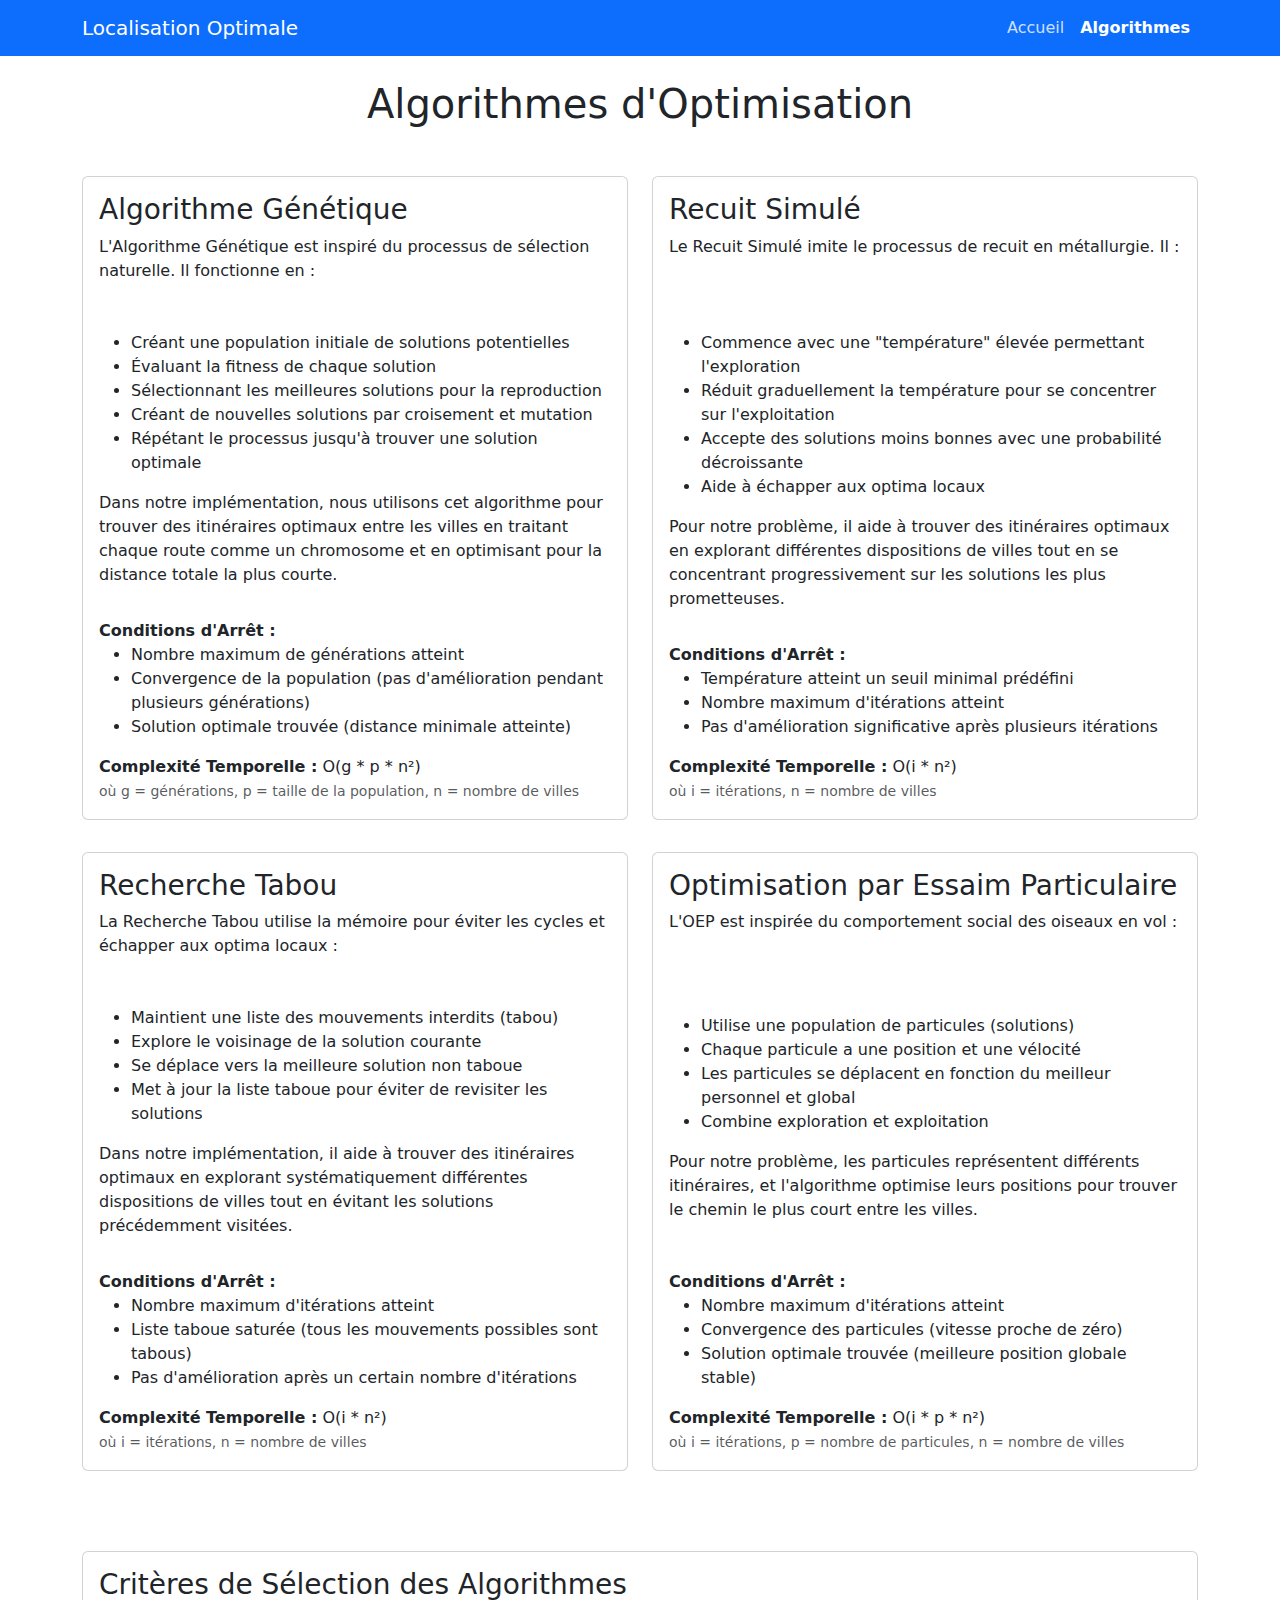
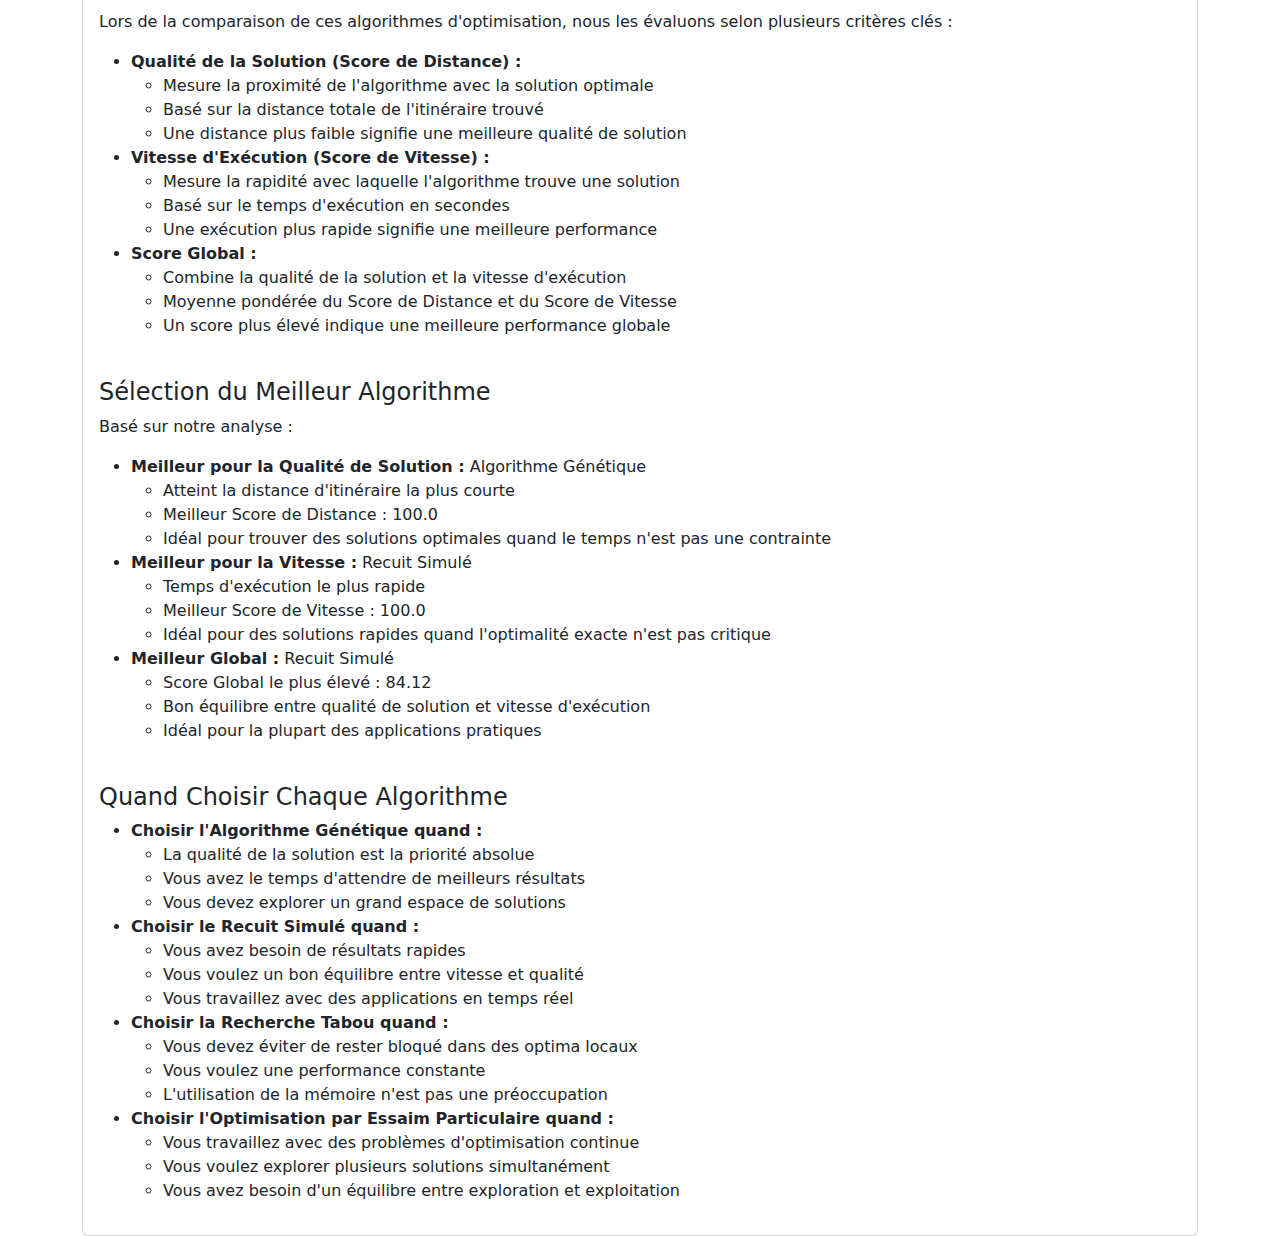
<file: templates/algorithms.html>
<!DOCTYPE html>
<html lang="fr">
<head>
    <meta charset="UTF-8">
    <meta name="viewport" content="width=device-width, initial-scale=1.0">
    <title>Localisation Optimale - Algorithmes</title>
    <link href="https://cdn.jsdelivr.net/npm/bootstrap@5.3.0/dist/css/bootstrap.min.css" rel="stylesheet">
    <style>
        .algorithm-card {
            margin-bottom: 2rem;
            transition: transform 0.3s ease;
            height: 100%;
            display: flex;
            flex-direction: column;
        }

        .algorithm-card:hover {
            transform: translateY(-5px);
            box-shadow: 0 4px 15px rgba(0, 0, 0, 0.1);
        }

        .card-body {
            flex: 1;
            display: flex;
            flex-direction: column;
        }

        .card-text {
            flex: 1;
        }

        .algorithm-icon {
            font-size: 2rem;
            margin-bottom: 1rem;
            color: #0d6efd;
        }

        .nav-link {
            color: rgba(255, 255, 255, 0.8) !important;
            transition: color 0.3s ease;
        }

        .nav-link:hover {
            color: white !important;
        }

        .nav-link.active {
            color: white !important;
            font-weight: bold;
        }

        .row {
            display: flex;
            flex-wrap: wrap;
        }

        .col-md-6 {
            display: flex;
            margin-bottom: 2rem;
        }

        @media (max-width: 768px) {
            .col-md-6 {
                width: 100%;
            }
        }
    </style>
</head>
<body>
    <nav class="navbar navbar-expand-lg navbar-dark bg-primary">
        <div class="container">
            <a class="navbar-brand" href="/">Localisation Optimale</a>
            <button class="navbar-toggler" type="button" data-bs-toggle="collapse" data-bs-target="#navbarNav">
                <span class="navbar-toggler-icon"></span>
            </button>
            <div class="collapse navbar-collapse" id="navbarNav">
                <ul class="navbar-nav ms-auto">
                    <li class="nav-item">
                        <a class="nav-link" href="/">Accueil</a>
                    </li>
                    <li class="nav-item">
                        <a class="nav-link active" href="/algorithms">Algorithmes</a>
                    </li>
                </ul>
            </div>
        </div>
    </nav>

    <div class="container mt-4">
        <h1 class="text-center mb-5">Algorithmes d'Optimisation</h1>

        <div class="row">
            <div class="col-md-6">
                <div class="card algorithm-card">
                    <div class="card-body">
                        <h3 class="card-title">Algorithme Génétique</h3>
                        <p class="card-text">
                            L'Algorithme Génétique est inspiré du processus de sélection naturelle. Il fonctionne en :
                        </p>
                        <ul>
                            <li>Créant une population initiale de solutions potentielles</li>
                            <li>Évaluant la fitness de chaque solution</li>
                            <li>Sélectionnant les meilleures solutions pour la reproduction</li>
                            <li>Créant de nouvelles solutions par croisement et mutation</li>
                            <li>Répétant le processus jusqu'à trouver une solution optimale</li>
                        </ul>
                        <p class="card-text">
                            Dans notre implémentation, nous utilisons cet algorithme pour trouver des itinéraires optimaux entre les villes en traitant chaque route comme un chromosome et en optimisant pour la distance totale la plus courte.
                        </p>
                        <div class="mt-3">
                            <strong>Conditions d'Arrêt :</strong>
                            <ul>
                                <li>Nombre maximum de générations atteint</li>
                                <li>Convergence de la population (pas d'amélioration pendant plusieurs générations)</li>
                                <li>Solution optimale trouvée (distance minimale atteinte)</li>
                            </ul>
                        </div>
                        <div class="mt-auto">
                            <strong>Complexité Temporelle :</strong> O(g * p * n²)<br>
                            <small class="text-muted">où g = générations, p = taille de la population, n = nombre de villes</small>
                        </div>
                    </div>
                </div>
            </div>

            <div class="col-md-6">
                <div class="card algorithm-card">
                    <div class="card-body">
                        <h3 class="card-title">Recuit Simulé</h3>
                        <p class="card-text">
                            Le Recuit Simulé imite le processus de recuit en métallurgie. Il :
                        </p>
                        <ul>
                            <li>Commence avec une "température" élevée permettant l'exploration</li>
                            <li>Réduit graduellement la température pour se concentrer sur l'exploitation</li>
                            <li>Accepte des solutions moins bonnes avec une probabilité décroissante</li>
                            <li>Aide à échapper aux optima locaux</li>
                        </ul>
                        <p class="card-text">
                            Pour notre problème, il aide à trouver des itinéraires optimaux en explorant différentes dispositions de villes tout en se concentrant progressivement sur les solutions les plus prometteuses.
                        </p>
                        <div class="mt-3">
                            <strong>Conditions d'Arrêt :</strong>
                            <ul>
                                <li>Température atteint un seuil minimal prédéfini</li>
                                <li>Nombre maximum d'itérations atteint</li>
                                <li>Pas d'amélioration significative après plusieurs itérations</li>
                            </ul>
                        </div>
                        <div class="mt-auto">
                            <strong>Complexité Temporelle :</strong> O(i * n²)<br>
                            <small class="text-muted">où i = itérations, n = nombre de villes</small>
                        </div>
                    </div>
                </div>
            </div>

            <div class="col-md-6">
                <div class="card algorithm-card">
                    <div class="card-body">
                        <h3 class="card-title">Recherche Tabou</h3>
                        <p class="card-text">
                            La Recherche Tabou utilise la mémoire pour éviter les cycles et échapper aux optima locaux :
                        </p>
                        <ul>
                            <li>Maintient une liste des mouvements interdits (tabou)</li>
                            <li>Explore le voisinage de la solution courante</li>
                            <li>Se déplace vers la meilleure solution non taboue</li>
                            <li>Met à jour la liste taboue pour éviter de revisiter les solutions</li>
                        </ul>
                        <p class="card-text">
                            Dans notre implémentation, il aide à trouver des itinéraires optimaux en explorant systématiquement différentes dispositions de villes tout en évitant les solutions précédemment visitées.
                        </p>
                        <div class="mt-3">
                            <strong>Conditions d'Arrêt :</strong>
                            <ul>
                                <li>Nombre maximum d'itérations atteint</li>
                                <li>Liste taboue saturée (tous les mouvements possibles sont tabous)</li>
                                <li>Pas d'amélioration après un certain nombre d'itérations</li>
                            </ul>
                        </div>
                        <div class="mt-auto">
                            <strong>Complexité Temporelle :</strong> O(i * n²)<br>
                            <small class="text-muted">où i = itérations, n = nombre de villes</small>
                        </div>
                    </div>
                </div>
            </div>

            <div class="col-md-6">
                <div class="card algorithm-card">
                    <div class="card-body">
                        <h3 class="card-title">Optimisation par Essaim Particulaire</h3>
                        <p class="card-text">
                            L'OEP est inspirée du comportement social des oiseaux en vol :
                        </p>
                        <ul>
                            <li>Utilise une population de particules (solutions)</li>
                            <li>Chaque particule a une position et une vélocité</li>
                            <li>Les particules se déplacent en fonction du meilleur personnel et global</li>
                            <li>Combine exploration et exploitation</li>
                        </ul>
                        <p class="card-text">
                            Pour notre problème, les particules représentent différents itinéraires, et l'algorithme optimise leurs positions pour trouver le chemin le plus court entre les villes.
                        </p>
                        <div class="mt-3">
                            <strong>Conditions d'Arrêt :</strong>
                            <ul>
                                <li>Nombre maximum d'itérations atteint</li>
                                <li>Convergence des particules (vitesse proche de zéro)</li>
                                <li>Solution optimale trouvée (meilleure position globale stable)</li>
                            </ul>
                        </div>
                        <div class="mt-auto">
                            <strong>Complexité Temporelle :</strong> O(i * p * n²)<br>
                            <small class="text-muted">où i = itérations, p = nombre de particules, n = nombre de villes</small>
                        </div>
                    </div>
                </div>
            </div>
        </div>

        <div class="row mt-5">
            <div class="col-12">
                <div class="card">
                    <div class="card-body">
                        <h3 class="card-title">Critères de Sélection des Algorithmes</h3>
                        <p class="card-text">
                            Lors de la comparaison de ces algorithmes d'optimisation, nous les évaluons selon plusieurs critères clés :
                        </p>
                        <ul>
                            <li>
                                <strong>Qualité de la Solution (Score de Distance) :</strong>
                                <ul>
                                    <li>Mesure la proximité de l'algorithme avec la solution optimale</li>
                                    <li>Basé sur la distance totale de l'itinéraire trouvé</li>
                                    <li>Une distance plus faible signifie une meilleure qualité de solution</li>
                                </ul>
                            </li>
                            <li>
                                <strong>Vitesse d'Exécution (Score de Vitesse) :</strong>
                                <ul>
                                    <li>Mesure la rapidité avec laquelle l'algorithme trouve une solution</li>
                                    <li>Basé sur le temps d'exécution en secondes</li>
                                    <li>Une exécution plus rapide signifie une meilleure performance</li>
                                </ul>
                            </li>
                            <li>
                                <strong>Score Global :</strong>
                                <ul>
                                    <li>Combine la qualité de la solution et la vitesse d'exécution</li>
                                    <li>Moyenne pondérée du Score de Distance et du Score de Vitesse</li>
                                    <li>Un score plus élevé indique une meilleure performance globale</li>
                                </ul>
                            </li>
                        </ul>

                        <h4 class="mt-4">Sélection du Meilleur Algorithme</h4>
                        <p class="card-text">
                            Basé sur notre analyse :
                        </p>
                        <ul>
                            <li>
                                <strong>Meilleur pour la Qualité de Solution :</strong> Algorithme Génétique
                                <ul>
                                    <li>Atteint la distance d'itinéraire la plus courte</li>
                                    <li>Meilleur Score de Distance : 100.0</li>
                                    <li>Idéal pour trouver des solutions optimales quand le temps n'est pas une contrainte</li>
                                </ul>
                            </li>
                            <li>
                                <strong>Meilleur pour la Vitesse :</strong> Recuit Simulé
                                <ul>
                                    <li>Temps d'exécution le plus rapide</li>
                                    <li>Meilleur Score de Vitesse : 100.0</li>
                                    <li>Idéal pour des solutions rapides quand l'optimalité exacte n'est pas critique</li>
                                </ul>
                            </li>
                            <li>
                                <strong>Meilleur Global :</strong> Recuit Simulé
                                <ul>
                                    <li>Score Global le plus élevé : 84.12</li>
                                    <li>Bon équilibre entre qualité de solution et vitesse d'exécution</li>
                                    <li>Idéal pour la plupart des applications pratiques</li>
                                </ul>
                            </li>
                        </ul>

                        <h4 class="mt-4">Quand Choisir Chaque Algorithme</h4>
                        <ul>
                            <li>
                                <strong>Choisir l'Algorithme Génétique quand :</strong>
                                <ul>
                                    <li>La qualité de la solution est la priorité absolue</li>
                                    <li>Vous avez le temps d'attendre de meilleurs résultats</li>
                                    <li>Vous devez explorer un grand espace de solutions</li>
                                </ul>
                            </li>
                            <li>
                                <strong>Choisir le Recuit Simulé quand :</strong>
                                <ul>
                                    <li>Vous avez besoin de résultats rapides</li>
                                    <li>Vous voulez un bon équilibre entre vitesse et qualité</li>
                                    <li>Vous travaillez avec des applications en temps réel</li>
                                </ul>
                            </li>
                            <li>
                                <strong>Choisir la Recherche Tabou quand :</strong>
                                <ul>
                                    <li>Vous devez éviter de rester bloqué dans des optima locaux</li>
                                    <li>Vous voulez une performance constante</li>
                                    <li>L'utilisation de la mémoire n'est pas une préoccupation</li>
                                </ul>
                            </li>
                            <li>
                                <strong>Choisir l'Optimisation par Essaim Particulaire quand :</strong>
                                <ul>
                                    <li>Vous travaillez avec des problèmes d'optimisation continue</li>
                                    <li>Vous voulez explorer plusieurs solutions simultanément</li>
                                    <li>Vous avez besoin d'un équilibre entre exploration et exploitation</li>
                                </ul>
                            </li>
                        </ul>
                    </div>
                </div>
            </div>
        </div>
    </div>

    <script src="https://cdn.jsdelivr.net/npm/bootstrap@5.3.0/dist/js/bootstrap.bundle.min.js"></script>
</body>
</html>
</file>
